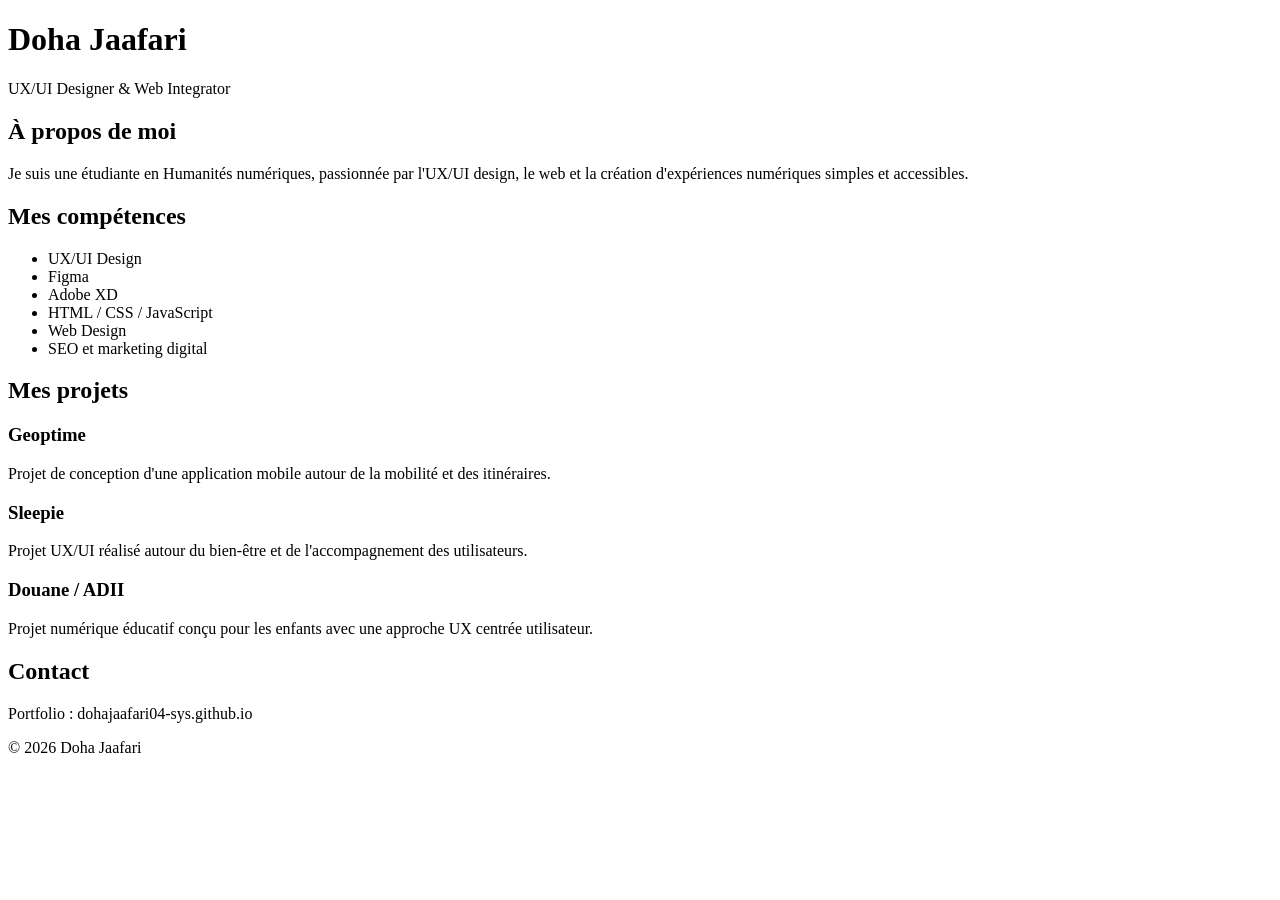
<file: index0.html>
<!DOCTYPE html>
<html lang="fr">
<head>
    <meta charset="UTF-8">
    <meta name="viewport" content="width=device-width, initial-scale=1.0">
    <title>Doha Jaafari | UX/UI Designer</title>
</head>

<body>

    <header>
        <h1>Doha Jaafari</h1>
        <p>UX/UI Designer & Web Integrator</p>
    </header>

    <main>

        <section>
            <h2>À propos de moi</h2>
            <p>
                Je suis une étudiante en Humanités numériques,
                passionnée par l'UX/UI design, le web et la création
                d'expériences numériques simples et accessibles.
            </p>
        </section>

        <section>
            <h2>Mes compétences</h2>
            <ul>
                <li>UX/UI Design</li>
                <li>Figma</li>
                <li>Adobe XD</li>
                <li>HTML / CSS / JavaScript</li>
                <li>Web Design</li>
                <li>SEO et marketing digital</li>
            </ul>
        </section>

        <section>
            <h2>Mes projets</h2>

            <article>
                <h3>Geoptime</h3>
                <p>
                    Projet de conception d'une application mobile
                    autour de la mobilité et des itinéraires.
                </p>
            </article>

            <article>
                <h3>Sleepie</h3>
                <p>
                    Projet UX/UI réalisé autour du bien-être
                    et de l'accompagnement des utilisateurs.
                </p>
            </article>

            <article>
                <h3>Douane / ADII</h3>
                <p>
                    Projet numérique éducatif conçu pour les enfants
                    avec une approche UX centrée utilisateur.
                </p>
            </article>
        </section>

        <section>
            <h2>Contact</h2>
            <p>
                Portfolio : dohajaafari04-sys.github.io
            </p>
        </section>

    </main>

    <footer>
        <p>© 2026 Doha Jaafari</p>
    </footer>

</body>
</html>
</file>
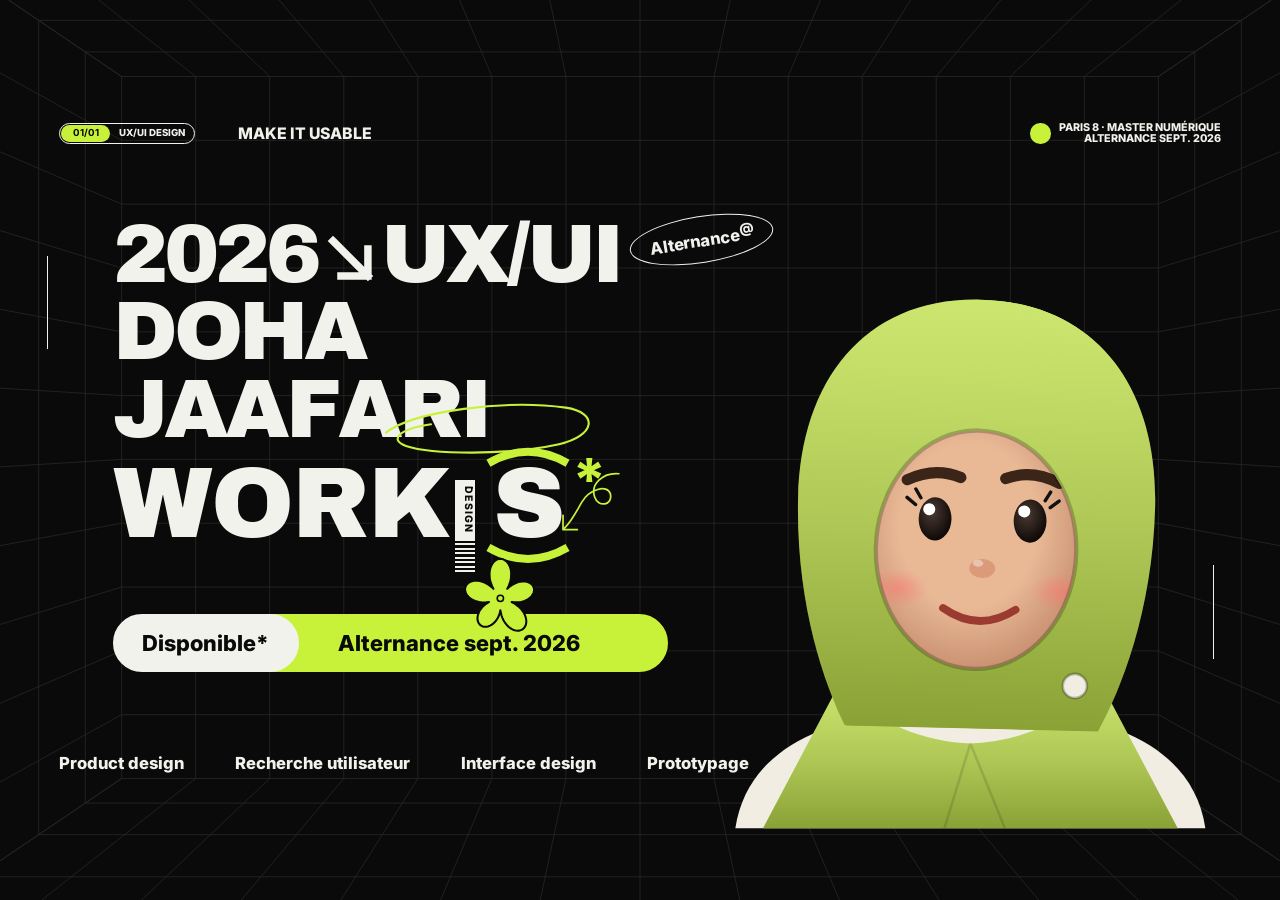
<file: index1.html>
<!DOCTYPE html>
<html lang="fr">
<head>
<meta charset="utf-8">
<meta name="viewport" content="width=device-width, initial-scale=1">
<title>Doha Jaafari — UX/UI Designer</title>
<meta name="description" content="Portfolio de Doha Jaafari, UX/UI designer. Disponible en alternance dès septembre 2026.">
<link rel="preconnect" href="https://fonts.googleapis.com">
<link rel="preconnect" href="https://fonts.gstatic.com" crossorigin>
<link href="https://fonts.googleapis.com/css2?family=Archivo+Black&family=Inter:wght@600;800&display=swap" rel="stylesheet">
<link rel="stylesheet" href="style1.css">
</head>
<body>
<main class="hero" id="hero">
<svg class="room" id="room" viewBox="0 0 1000 1000" preserveAspectRatio="none" aria-hidden="true"></svg>
<div class="stage">

<header class="top">
  <span class="index"><b>01/01</b>UX/UI design</span>
  <span class="tagline">Make it usable</span>
  <span class="reel"><i aria-hidden="true"></i><span>Paris 8 · Master Numérique<br>Alternance sept. 2026</span></span>
</header>
<span class="rule rule-l" aria-hidden="true"></span>
<span class="rule rule-r" aria-hidden="true"></span>

<h1 class="h1" aria-label="2026 UX/UI, Doha Jaafari, portfolio">
  <span class="line" aria-hidden="true"><span class="sp">2026</span><svg class="arrow" viewBox="0 0 100 100"><path d="M14 14 L84 84 M84 30 V84 H30"/></svg><span class="sp">UX/UI</span><span class="badge">Alternance<sup>@</sup></span></span>
  <span class="line sp" aria-hidden="true">Doha</span>
  <span class="line" aria-hidden="true"><span class="sp">Jaafar</span><span class="swash"><span class="ch">i</span><svg viewBox="0 0 255 72" preserveAspectRatio="none"><path pathLength="1" d="M6 44 C40 18 150 4 222 14 C262 20 258 48 214 58 C150 72 60 70 30 60 C10 53 20 40 60 34"/></svg></span></span>
  <span class="line l4" aria-hidden="true"><span class="sp">Work</span><span class="vtag"><span>Design</span><i></i></span><span class="bracket"><svg viewBox="0 0 100 120" preserveAspectRatio="none"><path class="at" d="M4 16 Q50 -8 96 16"/><path class="ab" d="M4 104 Q50 128 96 104"/></svg>S</span><span class="star">*</span></span>
</h1>

<svg class="curl" viewBox="0 0 100 100" aria-hidden="true"><path pathLength="1" d="M92 8 C70 6 52 22 58 40 C63 56 84 52 80 36 C76 22 50 30 40 48 C32 62 26 74 16 84 M14 66 L14 86 L34 86"/></svg>

<div class="pill">
  <span class="pill-a">Disponible*</span>
  <a class="pill-b" href="mailto:dohajaafari04@gmail.com">Alternance sept. 2026<em aria-hidden="true">→</em></a>
</div>

<div class="flower" aria-hidden="true"><svg viewBox="0 0 120 120"><path id="flower"/><circle cx="60" cy="60" r="4" fill="none" stroke="#0a0a0a" stroke-width="2"/></svg></div>

<ul class="services">
  <li>Product design</li><li>Recherche utilisateur</li><li>Interface design</li><li>Prototypage</li>
</ul>

<button class="char" id="char" type="button" aria-label="Dire bonjour à Doha">
<svg viewBox="0 0 600 720" aria-hidden="true">
<defs>
  <radialGradient id="sh" cx="46%" cy="40%" r="62%"><stop offset=".55" stop-color="#7a2e14" stop-opacity="0"/><stop offset="1" stop-color="#7a2e14" stop-opacity=".3"/></radialGradient>
  <radialGradient id="bl"><stop offset="0" stop-color="#ff6f6f" stop-opacity=".5"/><stop offset="1" stop-color="#ff6f6f" stop-opacity="0"/></radialGradient>
  <radialGradient id="ey" cx="40%" cy="35%" r="70%"><stop offset="0" stop-color="#4a3a32"/><stop offset="1" stop-color="#0a0504"/></radialGradient>
  <linearGradient id="cl" x1="0" y1="0" x2="0" y2="1"><stop offset="0" stop-color="#fff" stop-opacity=".2"/><stop offset="1" stop-color="#000" stop-opacity=".28"/></linearGradient>
  <clipPath id="fc"><ellipse cx="300" cy="405" rx="116" ry="138"/></clipPath>
</defs>
<ellipse cx="300" cy="712" rx="250" ry="16" fill="#000" opacity=".25"/>

<g data-l="body">
  <path d="M28 730 C40 650 110 610 210 596 L390 596 C490 610 560 650 572 730Z" fill="var(--top)"/>
  <path d="M150 560 C190 612 250 630 300 632 C350 630 410 612 450 560 L540 730 L60 730Z" fill="var(--hij)"/>
  <path d="M150 560 C190 612 250 630 300 632 C350 630 410 612 450 560 L540 730 L60 730Z" fill="url(#cl)"/>
  <path d="M300 632 L270 730 M300 632 L340 730" stroke="#000" stroke-opacity=".12" stroke-width="3" fill="none"/>
</g>

<g data-l="head">
  <g data-l="hij">
    <path d="M300 116 C432 116 506 212 506 350 C506 470 472 562 446 612 L154 612 C128 562 94 470 94 350 C94 212 168 116 300 116Z" fill="var(--hij)"/>
    <path d="M300 116 C432 116 506 212 506 350 C506 470 472 562 446 612 L154 612 C128 562 94 470 94 350 C94 212 168 116 300 116Z" fill="url(#cl)"/>
  </g>
  <ellipse cx="300" cy="405" rx="116" ry="138" fill="var(--skin)"/>
  <ellipse cx="300" cy="405" rx="116" ry="138" fill="url(#sh)"/>
  <g clip-path="url(#fc)"><g data-l="face">
    <ellipse cx="205" cy="448" rx="36" ry="22" fill="url(#bl)"/><ellipse cx="395" cy="448" rx="36" ry="22" fill="url(#bl)"/>
    <g data-l="brows" fill="none" stroke="#3b2518" stroke-width="13" stroke-linecap="round">
      <path d="M212 322 Q244 306 274 318"/><path d="M326 318 Q356 306 388 322"/>
    </g>
    <g data-l="eyes">
      <g class="np"><ellipse cx="245" cy="366" rx="19" ry="25" fill="url(#ey)"/><circle cx="238" cy="355" r="7" fill="#fff"/><ellipse cx="355" cy="366" rx="19" ry="25" fill="url(#ey)"/><circle cx="348" cy="355" r="7" fill="#fff"/>
        <path d="M222 350 L212 342 M228 342 L222 332 M378 350 L388 342 M372 342 L378 332" stroke="#111" stroke-width="4" stroke-linecap="round"/></g>
      <g class="hp" fill="none" stroke="#111" stroke-width="11" stroke-linecap="round"><path d="M224 372 Q245 344 266 372"/><path d="M334 372 Q355 344 376 372"/></g>
    </g>
    <g data-l="nose"><ellipse cx="300" cy="422" rx="15" ry="11" fill="#b8583a" opacity=".3"/><ellipse cx="295" cy="416" rx="6" ry="4" fill="#fff" opacity=".4"/></g>
    <path class="np" d="M258 470 Q300 498 342 470" fill="none" stroke="#9b3a30" stroke-width="9" stroke-linecap="round"/>
    <g class="hp"><path d="M248 462 Q300 536 352 462 Q300 476 248 462Z" fill="#3d0f0f"/><path d="M256 465 Q300 478 344 465 L340 477 Q300 490 260 477Z" fill="#fff"/></g>
  </g></g>
  <path fill-rule="evenodd" fill="var(--hij)" d="M300 116 C432 116 506 212 506 350 C506 470 472 562 446 612 L154 612 C128 562 94 470 94 350 C94 212 168 116 300 116Z M184 405 a116 138 0 1 0 232 0 a116 138 0 1 0 -232 0Z"/>
  <path fill-rule="evenodd" fill="url(#cl)" d="M300 116 C432 116 506 212 506 350 C506 470 472 562 446 612 L154 612 C128 562 94 470 94 350 C94 212 168 116 300 116Z M184 405 a116 138 0 1 0 232 0 a116 138 0 1 0 -232 0Z"/>
  <ellipse cx="300" cy="405" rx="116" ry="138" fill="none" stroke="#000" stroke-opacity=".22" stroke-width="5"/>
  <circle cx="418" cy="560" r="14" fill="var(--top)" stroke="#000" stroke-opacity=".25" stroke-width="3"/>
</g>
</svg>
<span class="bubble" id="bubble" aria-live="polite">Salut, moi c'est Doha !</span>
</button>

</div>
</main>
<script src="script1.js"></script>
</body>
</html>
</file>
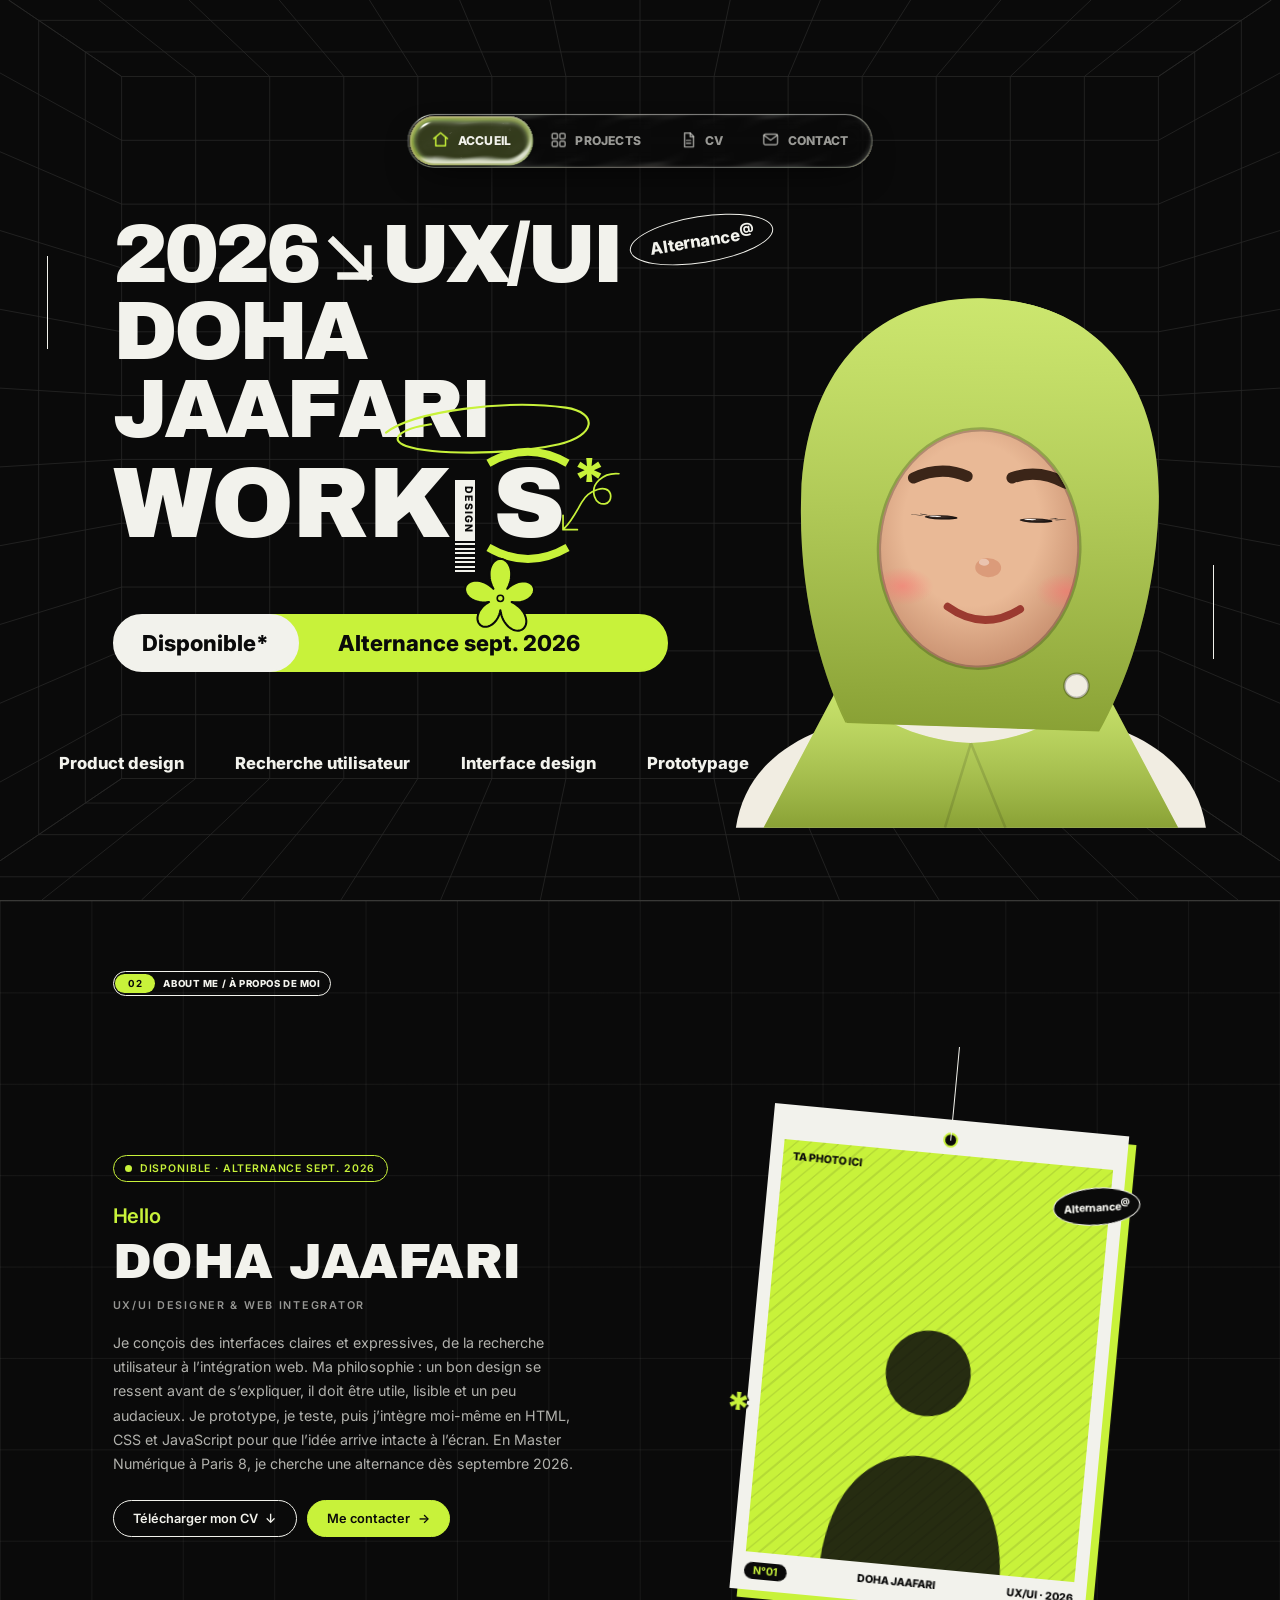
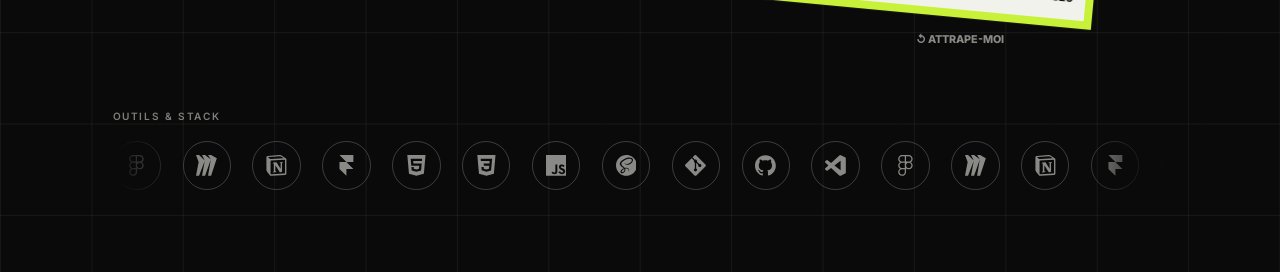
<file: index2.html>
<!DOCTYPE html>
<html lang="fr">
<head>
<meta charset="utf-8">
<meta name="viewport" content="width=device-width, initial-scale=1">
<title>Doha Jaafari — UX/UI Designer</title>
<meta name="description" content="Portfolio de Doha Jaafari, UX/UI designer. Disponible en alternance dès septembre 2026.">
<link rel="preconnect" href="https://fonts.googleapis.com">
<link rel="preconnect" href="https://fonts.gstatic.com" crossorigin>
<link href="https://fonts.googleapis.com/css2?family=Archivo+Black&family=Inter:wght@400;600;800&display=swap" rel="stylesheet">
<link rel="stylesheet" href="style2.css">
</head>
<body>
<main class="hero" id="hero">
<svg class="room" id="room" viewBox="0 0 1000 1000" preserveAspectRatio="none" aria-hidden="true"></svg>
<div class="stage">

<div class="nav-wrap"><nav class="nimbus-nav" id="nav" aria-label="Navigation principale">
<a class="nimbus-item" href="#hero" aria-current="true" aria-label="Accueil"><span class="nv-ico" data-fx="glow"><svg viewBox="0 0 24 24" fill="none" stroke="currentColor" stroke-width="1.8" stroke-linecap="round" stroke-linejoin="round" aria-hidden="true"><path d="M3.5 11.2 12 4l8.5 7.2"/><path d="M6 9.6V20h12V9.6"/></svg></span><span class="nimbus-label">Accueil</span></a>
<a class="nimbus-item" href="#projects" aria-label="Projects"><span class="nv-ico" data-fx="spin"><svg viewBox="0 0 24 24" fill="none" stroke="currentColor" stroke-width="1.8" stroke-linecap="round" stroke-linejoin="round" aria-hidden="true"><rect x="4" y="4" width="6.5" height="6.5" rx="1.5"/><rect x="13.5" y="4" width="6.5" height="6.5" rx="1.5"/><rect x="4" y="13.5" width="6.5" height="6.5" rx="1.5"/><rect x="13.5" y="13.5" width="6.5" height="6.5" rx="1.5"/></svg></span><span class="nimbus-label">Projects</span></a>
<a class="nimbus-item" href="#cv" aria-label="CV"><span class="nv-ico" data-fx="pop"><svg viewBox="0 0 24 24" fill="none" stroke="currentColor" stroke-width="1.8" stroke-linecap="round" stroke-linejoin="round" aria-hidden="true"><path d="M7 3.5h7l4 4V20.5H7z"/><path d="M14 3.5V8h4M9.5 12.5h5M9.5 16h5"/></svg></span><span class="nimbus-label">CV</span></a>
<a class="nimbus-item" href="mailto:dohajaafari04@gmail.com" aria-label="Contact"><span class="nv-ico" data-fx="wave"><svg viewBox="0 0 24 24" fill="none" stroke="currentColor" stroke-width="1.8" stroke-linecap="round" stroke-linejoin="round" aria-hidden="true"><rect x="3.5" y="5.5" width="17" height="13" rx="2"/><path d="m4 7 8 6 8-6"/></svg></span><span class="nimbus-label">Contact</span></a>
</nav></div>

<span class="rule rule-l" aria-hidden="true"></span>
<span class="rule rule-r" aria-hidden="true"></span>

<h1 class="h1" aria-label="2026 UX/UI, Doha Jaafari, portfolio">
  <span class="line" aria-hidden="true"><span class="sp">2026</span><svg class="arrow" viewBox="0 0 100 100"><path d="M14 14 L84 84 M84 30 V84 H30"/></svg><span class="sp">UX/UI</span><span class="badge">Alternance<sup>@</sup></span></span>
  <span class="line sp" aria-hidden="true">Doha</span>
  <span class="line" aria-hidden="true"><span class="sp">Jaafar</span><span class="swash"><span class="ch">i</span><svg viewBox="0 0 255 72" preserveAspectRatio="none"><path pathLength="1" d="M6 44 C40 18 150 4 222 14 C262 20 258 48 214 58 C150 72 60 70 30 60 C10 53 20 40 60 34"/></svg></span></span>
  <span class="line l4" aria-hidden="true"><span class="sp">Work</span><span class="vtag"><span>Design</span><i></i></span><span class="bracket"><svg viewBox="0 0 100 120" preserveAspectRatio="none"><path class="at" d="M4 16 Q50 -8 96 16"/><path class="ab" d="M4 104 Q50 128 96 104"/></svg>S</span><span class="star">*</span></span>
</h1>

<svg class="curl" viewBox="0 0 100 100" aria-hidden="true"><path pathLength="1" d="M92 8 C70 6 52 22 58 40 C63 56 84 52 80 36 C76 22 50 30 40 48 C32 62 26 74 16 84 M14 66 L14 86 L34 86"/></svg>

<div class="pill">
  <span class="pill-a">Disponible*</span>
  <a class="pill-b" href="mailto:dohajaafari04@gmail.com">Alternance sept. 2026<em aria-hidden="true">→</em></a>
</div>

<div class="flower" aria-hidden="true"><svg viewBox="0 0 120 120"><path id="flower"/><circle cx="60" cy="60" r="4" fill="none" stroke="#0a0a0a" stroke-width="2"/></svg></div>

<ul class="services">
  <li>Product design</li><li>Recherche utilisateur</li><li>Interface design</li><li>Prototypage</li>
</ul>

<button class="char" id="char" type="button" aria-label="Dire bonjour à Doha">
<svg viewBox="0 0 600 720" aria-hidden="true">
<defs>
  <radialGradient id="sh" cx="46%" cy="40%" r="62%"><stop offset=".55" stop-color="#7a2e14" stop-opacity="0"/><stop offset="1" stop-color="#7a2e14" stop-opacity=".3"/></radialGradient>
  <radialGradient id="bl"><stop offset="0" stop-color="#ff6f6f" stop-opacity=".5"/><stop offset="1" stop-color="#ff6f6f" stop-opacity="0"/></radialGradient>
  <radialGradient id="ey" cx="40%" cy="35%" r="70%"><stop offset="0" stop-color="#4a3a32"/><stop offset="1" stop-color="#0a0504"/></radialGradient>
  <linearGradient id="cl" x1="0" y1="0" x2="0" y2="1"><stop offset="0" stop-color="#fff" stop-opacity=".2"/><stop offset="1" stop-color="#000" stop-opacity=".28"/></linearGradient>
  <clipPath id="fc"><ellipse cx="300" cy="405" rx="116" ry="138"/></clipPath>
</defs>
<ellipse cx="300" cy="712" rx="250" ry="16" fill="#000" opacity=".25"/>

<g data-l="body">
  <path d="M28 730 C40 650 110 610 210 596 L390 596 C490 610 560 650 572 730Z" fill="var(--top)"/>
  <path d="M150 560 C190 612 250 630 300 632 C350 630 410 612 450 560 L540 730 L60 730Z" fill="var(--hij)"/>
  <path d="M150 560 C190 612 250 630 300 632 C350 630 410 612 450 560 L540 730 L60 730Z" fill="url(#cl)"/>
  <path d="M300 632 L270 730 M300 632 L340 730" stroke="#000" stroke-opacity=".12" stroke-width="3" fill="none"/>
</g>

<g data-l="head">
  <g data-l="hij">
    <path d="M300 116 C432 116 506 212 506 350 C506 470 472 562 446 612 L154 612 C128 562 94 470 94 350 C94 212 168 116 300 116Z" fill="var(--hij)"/>
    <path d="M300 116 C432 116 506 212 506 350 C506 470 472 562 446 612 L154 612 C128 562 94 470 94 350 C94 212 168 116 300 116Z" fill="url(#cl)"/>
  </g>
  <ellipse cx="300" cy="405" rx="116" ry="138" fill="var(--skin)"/>
  <ellipse cx="300" cy="405" rx="116" ry="138" fill="url(#sh)"/>
  <g clip-path="url(#fc)"><g data-l="face">
    <ellipse cx="205" cy="448" rx="36" ry="22" fill="url(#bl)"/><ellipse cx="395" cy="448" rx="36" ry="22" fill="url(#bl)"/>
    <g data-l="brows" fill="none" stroke="#3b2518" stroke-width="13" stroke-linecap="round">
      <path d="M212 322 Q244 306 274 318"/><path d="M326 318 Q356 306 388 322"/>
    </g>
    <g data-l="eyes">
      <g class="np"><ellipse cx="245" cy="366" rx="19" ry="25" fill="url(#ey)"/><circle cx="238" cy="355" r="7" fill="#fff"/><ellipse cx="355" cy="366" rx="19" ry="25" fill="url(#ey)"/><circle cx="348" cy="355" r="7" fill="#fff"/>
        <path d="M222 350 L212 342 M228 342 L222 332 M378 350 L388 342 M372 342 L378 332" stroke="#111" stroke-width="4" stroke-linecap="round"/></g>
      <g class="hp" fill="none" stroke="#111" stroke-width="11" stroke-linecap="round"><path d="M224 372 Q245 344 266 372"/><path d="M334 372 Q355 344 376 372"/></g>
    </g>
    <g data-l="nose"><ellipse cx="300" cy="422" rx="15" ry="11" fill="#b8583a" opacity=".3"/><ellipse cx="295" cy="416" rx="6" ry="4" fill="#fff" opacity=".4"/></g>
    <path class="np" d="M258 470 Q300 498 342 470" fill="none" stroke="#9b3a30" stroke-width="9" stroke-linecap="round"/>
    <g class="hp"><path d="M248 462 Q300 536 352 462 Q300 476 248 462Z" fill="#3d0f0f"/><path d="M256 465 Q300 478 344 465 L340 477 Q300 490 260 477Z" fill="#fff"/></g>
  </g></g>
  <path fill-rule="evenodd" fill="var(--hij)" d="M300 116 C432 116 506 212 506 350 C506 470 472 562 446 612 L154 612 C128 562 94 470 94 350 C94 212 168 116 300 116Z M184 405 a116 138 0 1 0 232 0 a116 138 0 1 0 -232 0Z"/>
  <path fill-rule="evenodd" fill="url(#cl)" d="M300 116 C432 116 506 212 506 350 C506 470 472 562 446 612 L154 612 C128 562 94 470 94 350 C94 212 168 116 300 116Z M184 405 a116 138 0 1 0 232 0 a116 138 0 1 0 -232 0Z"/>
  <ellipse cx="300" cy="405" rx="116" ry="138" fill="none" stroke="#000" stroke-opacity=".22" stroke-width="5"/>
  <circle cx="418" cy="560" r="14" fill="var(--top)" stroke="#000" stroke-opacity=".25" stroke-width="3"/>
</g>
</svg>
<span class="bubble" id="bubble" aria-live="polite">Salut, moi c'est Doha !</span>
</button>

</div>
</main>
<section class="about" id="about" aria-labelledby="about-t">
<div class="a-in">
<p class="a-tag"><b>02</b><span>About me / À propos de moi</span></p>
<div class="a-grid">
<div class="a-txt">
<span class="a-avail"><i aria-hidden="true"></i>Disponible · Alternance sept. 2026</span>
<h2 class="a-h" id="about-t" aria-label="Bonjour, Doha Jaafari"><span class="a-greet" aria-hidden="true"><span id="greet">Hello</span></span><span class="a-name" aria-hidden="true">Doha Jaafari</span></h2>
<p class="a-role">UX/UI Designer &amp; Web Integrator</p>
<p class="a-p">Je conçois des interfaces claires et expressives, de la recherche utilisateur à l’intégration web. Ma philosophie : un bon design se ressent avant de s’expliquer, il doit être utile, lisible et un peu audacieux. Je prototype, je teste, puis j’intègre moi-même en HTML, CSS et JavaScript pour que l’idée arrive intacte à l’écran. En Master Numérique à Paris 8, je cherche une alternance dès septembre 2026.</p>
<div class="a-btns">
<a class="a-btn a-dl" href="cv.pdf" download>Télécharger mon CV</a>
<a class="a-btn a-go" href="mailto:dohajaafari04@gmail.com">Me contacter</a>
</div>
</div>
<div class="a-col">
<div class="swing" id="swing"><div class="swing-in" id="swingIn">
<span class="cord" aria-hidden="true"></span>
<figure class="card" id="card" aria-label="Portrait de Doha Jaafari (emplacement photo)">
<span class="hole" aria-hidden="true"></span>
<div class="photo">
<!-- Remplace le bloc .ph par : <img src="photo.jpg" alt="Portrait de Doha Jaafari"> -->
<svg class="ph" viewBox="0 0 100 125" aria-hidden="true"><circle cx="50" cy="48" r="17"/><path d="M14 125c2-30 18-44 36-44s34 14 36 44z"/></svg>
<span class="ph-t">Ta photo ici</span>
</div>
<figcaption><b>N°01</b><span>Doha Jaafari</span><span>UX/UI · 2026</span></figcaption>
<span class="a-sticker" aria-hidden="true">Alternance<sup>@</sup></span>
<span class="a-star" aria-hidden="true">*</span>
</figure>
</div></div>
<p class="a-hint" aria-hidden="true">↺ Attrape-moi</p>
</div>
</div>
<div class="a-tools">
<p class="a-tools-t">Outils &amp; stack</p>
<div class="a-marq" role="group" aria-label="Outils et technologies"><div class="a-track" id="aTrack"><ul class="a-set">
<li title="Figma"><svg role="img" aria-label="Figma" viewBox="0 0 24 24"><path d="M15.852 8.981h-4.588V0h4.588c2.476 0 4.49 2.014 4.49 4.49s-2.014 4.491-4.49 4.491zM12.735 7.51h3.117c1.665 0 3.019-1.355 3.019-3.019s-1.355-3.019-3.019-3.019h-3.117V7.51zm0 1.471H8.148c-2.476 0-4.49-2.014-4.49-4.49S5.672 0 8.148 0h4.588v8.981zm-4.587-7.51c-1.665 0-3.019 1.355-3.019 3.019s1.354 3.02 3.019 3.02h3.117V1.471H8.148zm4.587 15.019H8.148c-2.476 0-4.49-2.014-4.49-4.49s2.014-4.49 4.49-4.49h4.588v8.98zM8.148 8.981c-1.665 0-3.019 1.355-3.019 3.019s1.355 3.019 3.019 3.019h3.117V8.981H8.148zM8.172 24c-2.489 0-4.515-2.014-4.515-4.49s2.014-4.49 4.49-4.49h4.588v4.441c0 2.503-2.047 4.539-4.563 4.539zm-.024-7.51a3.023 3.023 0 0 0-3.019 3.019c0 1.665 1.365 3.019 3.044 3.019 1.705 0 3.093-1.376 3.093-3.068v-2.97H8.148zm7.704 0h-.098c-2.476 0-4.49-2.014-4.49-4.49s2.014-4.49 4.49-4.49h.098c2.476 0 4.49 2.014 4.49 4.49s-2.014 4.49-4.49 4.49zm-.097-7.509c-1.665 0-3.019 1.355-3.019 3.019s1.355 3.019 3.019 3.019h.098c1.665 0 3.019-1.355 3.019-3.019s-1.355-3.019-3.019-3.019h-.098z"/></svg></li>
<li title="Miro"><svg role="img" aria-label="Miro" viewBox="0 0 24 24"><path d="M17.392 0H13.9L17 4.808 10.444 0H6.949l3.102 6.3L3.494 0H0l3.05 8.131L0 24h3.494L10.05 6.985 6.949 24h3.494L17 5.494 13.899 24h3.493L24 3.672 17.392 0z"/></svg></li>
<li title="Notion"><svg role="img" aria-label="Notion" viewBox="0 0 24 24"><path d="M4.459 4.208c.746.606 1.026.56 2.428.466l13.215-.793c.28 0 .047-.28-.046-.326L17.86 1.968c-.42-.326-.981-.7-2.055-.607L3.01 2.295c-.466.046-.56.28-.374.466zm.793 3.08v13.904c0 .747.373 1.027 1.214.98l14.523-.84c.841-.046.935-.56.935-1.167V6.354c0-.606-.233-.933-.748-.887l-15.177.887c-.56.047-.747.327-.747.933zm14.337.745c.093.42 0 .84-.42.888l-.7.14v10.264c-.608.327-1.168.514-1.635.514-.748 0-.935-.234-1.495-.933l-4.577-7.186v6.952L12.21 19s0 .84-1.168.84l-3.222.186c-.093-.186 0-.653.327-.746l.84-.233V9.854L7.822 9.76c-.094-.42.14-1.026.793-1.073l3.456-.233 4.764 7.279v-6.44l-1.215-.139c-.093-.514.28-.887.747-.933zM1.936 1.035l13.31-.98c1.634-.14 2.055-.047 3.082.7l4.249 2.986c.7.513.934.653.934 1.213v16.378c0 1.026-.373 1.634-1.68 1.726l-15.458.934c-.98.047-1.448-.093-1.962-.747l-3.129-4.06c-.56-.747-.793-1.306-.793-1.96V2.667c0-.839.374-1.54 1.447-1.632z"/></svg></li>
<li title="Framer"><svg role="img" aria-label="Framer" viewBox="0 0 24 24"><path d="M4 0h16v8h-8zM4 8h8l8 8H4zM4 16h8v8z"/></svg></li>
<li title="HTML5"><svg role="img" aria-label="HTML5" viewBox="0 0 24 24"><path d="M1.5 0h21l-1.91 21.563L11.977 24l-8.564-2.438L1.5 0zm7.031 9.75l-.232-2.718 10.059.003.23-2.622L5.412 4.41l.698 8.01h9.126l-.326 3.426-2.91.804-2.955-.81-.188-2.11H6.248l.33 4.171L12 19.351l5.379-1.443.744-8.157H8.531z"/></svg></li>
<li title="CSS3"><svg role="img" aria-label="CSS3" viewBox="0 0 24 24"><path d="M1.5 0h21l-1.91 21.563L11.977 24l-8.565-2.438L1.5 0zm17.09 4.413L5.41 4.41l.213 2.622 10.125.002-.255 2.716h-6.64l.24 2.573h6.182l-.366 3.523-2.91.804-2.956-.81-.188-2.11h-2.61l.29 3.855L12 19.288l5.373-1.53L18.59 4.414z"/></svg></li>
<li title="JavaScript"><svg role="img" aria-label="JavaScript" viewBox="0 0 24 24"><path d="M0 0h24v24H0V0zm22.034 18.276c-.175-1.095-.888-2.015-3.003-2.873-.736-.345-1.554-.585-1.797-1.14-.091-.33-.105-.51-.046-.705.15-.646.915-.84 1.515-.66.39.12.75.42.976.9 1.034-.676 1.034-.676 1.755-1.125-.27-.42-.404-.601-.586-.78-.63-.705-1.469-1.065-2.834-1.034l-.705.089c-.676.165-1.32.525-1.71 1.005-1.14 1.291-.811 3.541.569 4.471 1.365 1.02 3.361 1.244 3.616 2.205.24 1.17-.87 1.545-1.966 1.41-.811-.18-1.26-.586-1.755-1.336l-1.83 1.051c.21.48.45.689.81 1.109 1.74 1.756 6.09 1.666 6.871-1.004.029-.09.24-.705.074-1.65l.046.067zm-8.983-7.245h-2.248c0 1.938-.009 3.864-.009 5.805 0 1.232.063 2.363-.138 2.711-.33.689-1.18.601-1.566.48-.396-.196-.597-.466-.83-.855-.063-.105-.11-.196-.127-.196l-1.825 1.125c.305.63.75 1.172 1.324 1.517.855.51 2.004.675 3.207.405.783-.226 1.458-.691 1.811-1.411.51-.93.402-2.07.397-3.346.012-2.054 0-4.109 0-6.179l.004-.056z"/></svg></li>
<li title="Sass"><svg role="img" aria-label="Sass" viewBox="0 0 24 24"><path d="M12 0c6.627 0 12 5.373 12 12s-5.373 12-12 12S0 18.627 0 12 5.373 0 12 0zM9.615 15.998c.175.645.156 1.248-.024 1.792l-.065.18c-.024.061-.052.12-.078.176-.14.29-.326.56-.555.81-.698.759-1.672 1.047-2.09.805-.45-.262-.226-1.335.584-2.19.871-.918 2.12-1.509 2.12-1.509v-.003l.108-.061zm9.911-10.861c-.542-2.133-4.077-2.834-7.422-1.645-1.989.707-4.144 1.818-5.693 3.267C4.568 8.48 4.275 9.98 4.396 10.607c.427 2.211 3.457 3.657 4.703 4.73v.006c-.367.18-3.056 1.529-3.686 2.925-.675 1.47.105 2.521.615 2.655 1.575.436 3.195-.36 4.065-1.649.84-1.261.766-2.881.404-3.676.496-.135 1.08-.195 1.83-.104 2.101.24 2.521 1.56 2.43 2.1-.09.539-.523.854-.674.944-.15.091-.195.12-.181.181.015.09.091.09.21.075.165-.03 1.096-.45 1.141-1.471.045-1.29-1.186-2.729-3.375-2.7-.9.016-1.471.091-1.875.256-.03-.045-.061-.075-.105-.105-1.35-1.455-3.855-2.475-3.75-4.41.03-.705.285-2.564 4.8-4.814 3.705-1.846 6.661-1.335 7.171-.21.733 1.604-1.576 4.59-5.431 5.024-1.47.165-2.235-.404-2.431-.615-.209-.225-.239-.24-.314-.194-.12.06-.045.255 0 .375.12.3.585.825 1.396 1.095.704.225 2.43.359 4.5-.45 2.324-.899 4.139-3.405 3.614-5.505l.073.067z"/></svg></li>
<li title="Git"><svg role="img" aria-label="Git" viewBox="0 0 24 24"><path d="M23.546 10.93L13.067.452c-.604-.603-1.582-.603-2.188 0L8.708 2.627l2.76 2.76c.645-.215 1.379-.07 1.889.441.516.515.658 1.258.438 1.9l2.658 2.66c.645-.223 1.387-.078 1.9.435.721.72.721 1.884 0 2.604-.719.719-1.881.719-2.6 0-.539-.541-.674-1.337-.404-1.996L12.86 8.955v6.525c.176.086.342.203.488.348.713.721.713 1.883 0 2.6-.719.721-1.889.721-2.609 0-.719-.719-.719-1.879 0-2.598.182-.18.387-.316.605-.406V8.835c-.217-.091-.424-.222-.6-.401-.545-.545-.676-1.342-.396-2.009L7.636 3.7.45 10.881c-.6.605-.6 1.584 0 2.189l10.48 10.477c.604.604 1.582.604 2.186 0l10.43-10.43c.605-.603.605-1.582 0-2.187"/></svg></li>
<li title="GitHub"><svg role="img" aria-label="GitHub" viewBox="0 0 24 24"><path d="M12 .297c-6.63 0-12 5.373-12 12 0 5.303 3.438 9.8 8.205 11.385.6.113.82-.258.82-.577 0-.285-.01-1.04-.015-2.04-3.338.724-4.042-1.61-4.042-1.61C4.422 18.07 3.633 17.7 3.633 17.7c-1.087-.744.084-.729.084-.729 1.205.084 1.838 1.236 1.838 1.236 1.07 1.835 2.809 1.305 3.495.998.108-.776.417-1.305.76-1.605-2.665-.3-5.466-1.332-5.466-5.93 0-1.31.465-2.38 1.235-3.22-.135-.303-.54-1.523.105-3.176 0 0 1.005-.322 3.3 1.23.96-.267 1.98-.399 3-.405 1.02.006 2.04.138 3 .405 2.28-1.552 3.285-1.23 3.285-1.23.645 1.653.24 2.873.12 3.176.765.84 1.23 1.91 1.23 3.22 0 4.61-2.805 5.625-5.475 5.92.42.36.81 1.096.81 2.22 0 1.606-.015 2.896-.015 3.286 0 .315.21.69.825.57C20.565 22.092 24 17.592 24 12.297c0-6.627-5.373-12-12-12"/></svg></li>
<li title="VS Code"><svg role="img" aria-label="VS Code" viewBox="0 0 24 24"><path d="M23.15 2.587L18.21.21a1.494 1.494 0 0 0-1.705.29l-9.46 8.63-4.12-3.128a.999.999 0 0 0-1.276.057L.327 7.261A1 1 0 0 0 .326 8.74L3.899 12 .326 15.26a1 1 0 0 0 .001 1.479L1.65 17.94a.999.999 0 0 0 1.276.057l4.12-3.128 9.46 8.63a1.492 1.492 0 0 0 1.704.29l4.942-2.377A1.5 1.5 0 0 0 24 20.06V3.939a1.5 1.5 0 0 0-.85-1.352zm-5.146 14.861L10.826 12l7.178-5.448v10.896z"/></svg></li>
</ul></div></div>
</div>
</div>
</section>
<script src="script2.js"></script>
</body>
</html>
</file>
<file: style1.css>
:root{--bg:#0a0a0a;--fg:#f2f2ec;--acc:#c8f23a;--on:#0a0a0a;--sans:"Inter",system-ui,sans-serif;--disp:"Archivo Black","Arial Black",system-ui,sans-serif;--skin:#e9b996;--hij:#bfe04a;--top:#f1ede2}
*{box-sizing:border-box}
html,body{margin:0;background:var(--bg)}
.hero{position:relative;height:100svh;min-height:440px;overflow:hidden;isolation:isolate;background:var(--bg);color:var(--fg);container:hero/size;font-family:var(--sans);-webkit-font-smoothing:antialiased}
.room{position:absolute;inset:0;width:100%;height:100%;pointer-events:none;color:var(--fg)}
.room line,.room path{vector-effect:non-scaling-stroke}
.stage{position:absolute;left:50%;top:50%;transform:translate(-50%,-50%);width:min(100cqw,177.78cqh);aspect-ratio:16/9;container:st/inline-size}

.top{position:absolute;left:4.6%;right:4.6%;top:4.4%;display:grid;grid-template-columns:auto auto 1fr auto auto;align-items:center;column-gap:2.4cqw;font-size:1.05cqw;font-weight:800;line-height:1.1;text-transform:uppercase}
.index{display:inline-flex;align-items:center;gap:.9em;border:.12cqw solid var(--fg);border-radius:999px;padding:.12em .9em .12em .12em;font-size:.72em}
.index b{background:var(--acc);color:var(--on);border-radius:999px;padding:.3em 1.2em}
.tagline{font-size:1.18em;font-weight:800;margin-left:1cqw}
.brace{grid-column:4;font-size:1.3em;margin-right:2.6cqw}
.reel{grid-column:5;display:flex;align-items:center;gap:.8em;font-size:.8em;text-align:right}
.reel i{width:1.9em;height:1.9em;border-radius:50%;background:var(--acc);flex:none}

.h1{position:absolute;left:8.8%;top:17.5%;margin:0;font:400 6.5cqw/.93 var(--disp);letter-spacing:-.045em;text-transform:uppercase}
.line{display:block;width:max-content;white-space:nowrap;position:relative}
.ch{display:inline-block;transition:transform .35s cubic-bezier(.3,1.6,.5,1),color .2s}
.ch:hover{transform:translateY(-.08em) rotate(-4deg);color:var(--acc)}
.arrow{display:inline-block;width:.6em;height:.6em;margin:0 .06em 0 .1em;vertical-align:-.02em}
.arrow path{stroke:currentColor;stroke-width:15;fill:none;stroke-linecap:square}
.badge{position:absolute;top:-.02em;left:calc(100% + .55em);font:800 .2em/1 var(--sans);letter-spacing:0;text-transform:none;border:.13cqw solid var(--fg);border-radius:50%;padding:.75em 1.15em;transform:rotate(-9deg);transition:background .25s,color .25s,transform .4s cubic-bezier(.3,1.6,.5,1)}
.badge:hover{background:var(--acc);color:var(--on);transform:rotate(6deg) scale(1.08)}
.swash{position:relative;display:inline-block}
.swash svg{position:absolute;left:-.95em;top:.3em;width:2.55em;height:.72em;overflow:visible;pointer-events:none}
.swash path,.curl path{fill:none;stroke:var(--acc);stroke-linecap:round;stroke-dasharray:1;animation:draw 1.6s .5s cubic-bezier(.6,0,.2,1) both}
.swash path{stroke-width:.2cqw}
.l4{font-size:1.2em;letter-spacing:-.02em;margin-top:.04em}
.vtag{display:inline-flex;flex-direction:column;vertical-align:-.02em;margin:0 .1em 0 .06em;width:.2em}
.vtag span{display:block;background:var(--fg);color:var(--bg);writing-mode:vertical-rl;font:800 .105em var(--sans);letter-spacing:.12em;padding:.55em 0;text-align:center}
.vtag i{display:block;height:.34em;background:repeating-linear-gradient(to bottom,var(--fg) 0 .02em,transparent .02em .045em)}
.bracket{position:relative;display:inline-block;padding:0 .08em}
.bracket svg{position:absolute;left:0;top:-.1em;width:100%;height:calc(100% + .22em);overflow:visible}
.bracket path{fill:none;stroke:var(--acc);stroke-width:.62cqw;vector-effect:non-scaling-stroke;transition:transform .45s cubic-bezier(.3,1.6,.5,1)}
.bracket:hover .at{transform:translateY(-10px)}.bracket:hover .ab{transform:translateY(10px)}
.star{display:inline-block;font-size:.66em;vertical-align:.5em;color:var(--acc);transition:transform .6s cubic-bezier(.3,1.6,.5,1)}
.l4:hover .star{transform:rotate(180deg) scale(1.2)}

.pill{position:absolute;left:8.8%;top:72.8%;display:flex;font-size:1.72cqw;font-weight:800;line-height:1}
.pill-a{position:relative;z-index:1;background:var(--fg);color:var(--on);border:.16cqw solid var(--fg);border-radius:999px;padding:.72em 1.25em}
.pill-b{display:inline-flex;align-items:center;gap:.5em;margin-left:-1.4em;padding:.72em 3.4em .72em 3.1em;background:var(--acc);color:var(--on);border:.16cqw solid var(--acc);border-radius:0 999px 999px 0;text-decoration:none;transition:background .25s,color .25s,padding .35s}
.pill-b em{font-style:normal;width:0;overflow:hidden;opacity:0;transition:width .35s,opacity .25s}
.pill-b:hover,.pill-b:focus-visible{background:var(--bg);color:var(--acc);padding-right:2.4em;outline:none}
.pill-b:hover em,.pill-b:focus-visible em{width:1em;opacity:1}

.flower{position:absolute;left:35.4%;top:64%;width:7.4%;aspect-ratio:1;animation:spin 22s linear infinite}
.flower svg{width:100%;height:100%;overflow:visible}
.flower path{fill:var(--acc);stroke:#0a0a0a;stroke-width:2.6;stroke-linejoin:round}
.curl{position:absolute;left:43.2%;top:52.5%;width:5.6%;aspect-ratio:1;overflow:visible;pointer-events:none}
.curl path{stroke-width:2.4;stroke-linejoin:round;animation-delay:1s}

.services{position:absolute;left:4.6%;bottom:4.6%;display:flex;gap:4cqw;margin:0;padding:0;list-style:none;font-size:1.3cqw;font-weight:800}
.services li{position:relative;padding-bottom:.25em}
.services li::after{content:"";position:absolute;inset:auto 0 0;height:.18em;background:var(--acc);transform:scaleX(0);transform-origin:left;transition:transform .35s}
.services li:hover::after{transform:scaleX(1)}
.rule{position:absolute;border-left:.1cqw solid var(--fg)}
.rule-l{left:3.7%;top:23%;height:13%}.rule-r{left:94.8%;top:66%;height:13%}

.char{position:absolute;left:55.5%;bottom:-1.2%;width:40.5%;aspect-ratio:600/720;padding:0;margin:0;border:0;background:none;cursor:pointer;-webkit-tap-highlight-color:transparent}
.char:focus-visible{outline:.2cqw dashed var(--acc);outline-offset:.4cqw}
.char svg{display:block;width:100%;height:100%;overflow:visible}
.char .hp,.char.happy .np{display:none}
.char.happy .hp{display:inline}
.bubble{position:absolute;left:-4%;top:6%;max-width:46%;background:var(--fg);color:var(--on);border-radius:1.4em 1.4em 1.4em .2em;padding:.8em 1.1em;font-size:1.3cqw;font-weight:800;line-height:1.2;text-align:left;box-shadow:.35cqw .35cqw 0 var(--acc);transform:scale(0) rotate(-8deg);transform-origin:0 100%;opacity:0;transition:transform .45s cubic-bezier(.3,1.6,.5,1),opacity .2s;pointer-events:none}
.char.happy .bubble{transform:scale(1) rotate(-4deg);opacity:1}

@keyframes draw{from{stroke-dashoffset:1}to{stroke-dashoffset:0}}
@keyframes spin{to{transform:rotate(360deg)}}

@container hero (orientation:portrait){
.stage{top:0;transform:translateX(-50%);width:min(100cqw,56.25cqh);height:100cqh;aspect-ratio:auto}
.top{top:5cqw;left:6%;right:6%;grid-template-columns:auto 1fr auto;font-size:2.5cqw}
.tagline,.brace{display:none}.reel{grid-column:3}
.h1{left:7%;top:17cqw;font-size:11.4cqw}
.badge{left:calc(100% + .35em);top:.1em;font-size:.22em}
.pill{left:7%;top:70cqw;font-size:3.5cqw}
.flower{left:auto;right:6%;top:66cqw;width:13%}
.curl{left:auto;right:4%;top:44cqw;width:11%}
.services{left:7%;right:7%;bottom:auto;top:84cqw;flex-wrap:wrap;gap:1.6cqw 5cqw;font-size:3cqw}
.rule-l{left:3%;top:22cqw;height:12cqw}.rule-r{left:95%;top:auto;bottom:40cqw;height:12cqw}
.char{left:12%;width:76%;bottom:-.6%}
.bubble{font-size:3cqw;left:-8%;top:2%;max-width:52%}
}
@media (prefers-reduced-motion:reduce){*,*::after{animation:none!important;transition:none!important}}
</file>
<file: style2.css>
:root{--bg:#0a0a0a;--fg:#f2f2ec;--acc:#c8f23a;--on:#0a0a0a;--sans:"Inter",system-ui,sans-serif;--disp:"Archivo Black","Arial Black",system-ui,sans-serif;--skin:#e9b996;--hij:#bfe04a;--top:#f1ede2}
*{box-sizing:border-box}
html,body{margin:0;background:var(--bg)}
.hero{position:relative;height:100svh;min-height:440px;overflow:hidden;isolation:isolate;background:var(--bg);color:var(--fg);container:hero/size;font-family:var(--sans);-webkit-font-smoothing:antialiased}
.room{position:absolute;inset:0;width:100%;height:100%;pointer-events:none;color:var(--fg)}
.room line,.room path{vector-effect:non-scaling-stroke}
.stage{position:absolute;left:50%;top:50%;transform:translate(-50%,-50%);width:min(100cqw,177.78cqh);aspect-ratio:16/9;container:st/inline-size}


.h1{position:absolute;left:8.8%;top:17.5%;margin:0;font:400 6.5cqw/.93 var(--disp);letter-spacing:-.045em;text-transform:uppercase}
.line{display:block;width:max-content;white-space:nowrap;position:relative}
.ch{display:inline-block;transition:transform .35s cubic-bezier(.3,1.6,.5,1),color .2s}
.ch:hover{transform:translateY(-.08em) rotate(-4deg);color:var(--acc)}
.arrow{display:inline-block;width:.6em;height:.6em;margin:0 .06em 0 .1em;vertical-align:-.02em}
.arrow path{stroke:currentColor;stroke-width:15;fill:none;stroke-linecap:square}
.badge{position:absolute;top:-.02em;left:calc(100% + .55em);font:800 .2em/1 var(--sans);letter-spacing:0;text-transform:none;border:.13cqw solid var(--fg);border-radius:50%;padding:.75em 1.15em;transform:rotate(-9deg);transition:background .25s,color .25s,transform .4s cubic-bezier(.3,1.6,.5,1)}
.badge:hover{background:var(--acc);color:var(--on);transform:rotate(6deg) scale(1.08)}
.swash{position:relative;display:inline-block}
.swash svg{position:absolute;left:-.95em;top:.3em;width:2.55em;height:.72em;overflow:visible;pointer-events:none}
.swash path,.curl path{fill:none;stroke:var(--acc);stroke-linecap:round;stroke-dasharray:1;animation:draw 1.6s .5s cubic-bezier(.6,0,.2,1) both}
.swash path{stroke-width:.2cqw}
.l4{font-size:1.2em;letter-spacing:-.02em;margin-top:.04em}
.vtag{display:inline-flex;flex-direction:column;vertical-align:-.02em;margin:0 .1em 0 .06em;width:.2em}
.vtag span{display:block;background:var(--fg);color:var(--bg);writing-mode:vertical-rl;font:800 .105em var(--sans);letter-spacing:.12em;padding:.55em 0;text-align:center}
.vtag i{display:block;height:.34em;background:repeating-linear-gradient(to bottom,var(--fg) 0 .02em,transparent .02em .045em)}
.bracket{position:relative;display:inline-block;padding:0 .08em}
.bracket svg{position:absolute;left:0;top:-.1em;width:100%;height:calc(100% + .22em);overflow:visible}
.bracket path{fill:none;stroke:var(--acc);stroke-width:.62cqw;vector-effect:non-scaling-stroke;transition:transform .45s cubic-bezier(.3,1.6,.5,1)}
.bracket:hover .at{transform:translateY(-10px)}.bracket:hover .ab{transform:translateY(10px)}
.star{display:inline-block;font-size:.66em;vertical-align:.5em;color:var(--acc);transition:transform .6s cubic-bezier(.3,1.6,.5,1)}
.l4:hover .star{transform:rotate(180deg) scale(1.2)}

.pill{position:absolute;left:8.8%;top:72.8%;display:flex;font-size:1.72cqw;font-weight:800;line-height:1}
.pill-a{position:relative;z-index:1;background:var(--fg);color:var(--on);border:.16cqw solid var(--fg);border-radius:999px;padding:.72em 1.25em}
.pill-b{display:inline-flex;align-items:center;gap:.5em;margin-left:-1.4em;padding:.72em 3.4em .72em 3.1em;background:var(--acc);color:var(--on);border:.16cqw solid var(--acc);border-radius:0 999px 999px 0;text-decoration:none;transition:background .25s,color .25s,padding .35s}
.pill-b em{font-style:normal;width:0;overflow:hidden;opacity:0;transition:width .35s,opacity .25s}
.pill-b:hover,.pill-b:focus-visible{background:var(--bg);color:var(--acc);padding-right:2.4em;outline:none}
.pill-b:hover em,.pill-b:focus-visible em{width:1em;opacity:1}

.flower{position:absolute;left:35.4%;top:64%;width:7.4%;aspect-ratio:1;animation:spin 22s linear infinite}
.flower svg{width:100%;height:100%;overflow:visible}
.flower path{fill:var(--acc);stroke:#0a0a0a;stroke-width:2.6;stroke-linejoin:round}
.curl{position:absolute;left:43.2%;top:52.5%;width:5.6%;aspect-ratio:1;overflow:visible;pointer-events:none}
.curl path{stroke-width:2.4;stroke-linejoin:round;animation-delay:1s}

.services{position:absolute;left:4.6%;bottom:4.6%;display:flex;gap:4cqw;margin:0;padding:0;list-style:none;font-size:1.3cqw;font-weight:800}
.services li{position:relative;padding-bottom:.25em}
.services li::after{content:"";position:absolute;inset:auto 0 0;height:.18em;background:var(--acc);transform:scaleX(0);transform-origin:left;transition:transform .35s}
.services li:hover::after{transform:scaleX(1)}
.rule{position:absolute;border-left:.1cqw solid var(--fg)}
.rule-l{left:3.7%;top:23%;height:13%}.rule-r{left:94.8%;top:66%;height:13%}

.char{position:absolute;left:55.5%;bottom:-1.2%;width:40.5%;aspect-ratio:600/720;padding:0;margin:0;border:0;background:none;cursor:pointer;-webkit-tap-highlight-color:transparent}
.char:focus-visible{outline:.2cqw dashed var(--acc);outline-offset:.4cqw}
.char svg{display:block;width:100%;height:100%;overflow:visible}
.char .hp,.char.happy .np{display:none}
.char.happy .hp{display:inline}
.bubble{position:absolute;left:-4%;top:6%;max-width:46%;background:var(--fg);color:var(--on);border-radius:1.4em 1.4em 1.4em .2em;padding:.8em 1.1em;font-size:1.3cqw;font-weight:800;line-height:1.2;text-align:left;box-shadow:.35cqw .35cqw 0 var(--acc);transform:scale(0) rotate(-8deg);transform-origin:0 100%;opacity:0;transition:transform .45s cubic-bezier(.3,1.6,.5,1),opacity .2s;pointer-events:none}
.char.happy .bubble{transform:scale(1) rotate(-4deg);opacity:1}

@keyframes draw{from{stroke-dashoffset:1}to{stroke-dashoffset:0}}
@keyframes spin{to{transform:rotate(360deg)}}

@container hero (orientation:portrait){
.stage{top:0;transform:translateX(-50%);width:min(100cqw,56.25cqh);height:100cqh;aspect-ratio:auto}
.h1{left:7%;top:17cqw;font-size:11.4cqw}
.badge{left:calc(100% + .35em);top:.1em;font-size:.22em}
.pill{left:7%;top:70cqw;font-size:3.5cqw}
.flower{left:auto;right:6%;top:66cqw;width:13%}
.curl{left:auto;right:4%;top:44cqw;width:11%}
.services{left:7%;right:7%;bottom:auto;top:84cqw;flex-wrap:wrap;gap:1.6cqw 5cqw;font-size:3cqw}
.rule-l{left:3%;top:22cqw;height:12cqw}.rule-r{left:95%;top:auto;bottom:40cqw;height:12cqw}
.char{left:12%;width:76%;bottom:-.6%}
.bubble{font-size:3cqw;left:-8%;top:2%;max-width:52%}
}
@media (prefers-reduced-motion:reduce){*,*::after{animation:none!important;transition:none!important}}

/* ===== Liquid Glass Navbar "Waterline" ===== */
/* Liquid Glass Navbar "Waterline" — adapted to the portfolio (dark + lime) */
.nav-wrap{position:absolute;z-index:5;top:3.4%;left:50%;transform:translateX(-50%);max-width:94%}
.nimbus-nav{--n-fg:#f2f2ec;--n-fg-soft:rgba(242,242,236,.62);--acc:#c8f23a;
  position:relative;display:inline-flex;align-items:center;gap:2px;padding:6px;border-radius:999px;isolation:isolate;
  font:800 clamp(11px,.95vw,13px)/1 "Inter",system-ui,sans-serif;text-transform:uppercase;letter-spacing:.02em;
  -webkit-font-smoothing:antialiased;user-select:none;-webkit-tap-highlight-color:transparent}
.nimbus-glass{position:absolute;inset:0;border-radius:inherit;z-index:-2;overflow:hidden;background:rgba(10,10,10,.42);
  -webkit-backdrop-filter:blur(12px) saturate(1.3);backdrop-filter:blur(12px) saturate(1.3);
  box-shadow:inset 0 1px 1px rgba(255,255,255,.28),inset 0 0 0 1px rgba(242,242,236,.22),0 14px 34px -14px rgba(0,0,0,.8)}
.nimbus-water{position:absolute;left:-14px;top:-14px;z-index:-1;pointer-events:none}
.nimbus-nav[data-gl="off"] .nimbus-water{display:none}
.nimbus-drop{display:none;position:absolute;top:6px;bottom:6px;left:0;border-radius:999px;z-index:-1;pointer-events:none;will-change:transform,width;
  background:radial-gradient(120% 140% at 30% 0%,rgba(255,255,255,.35),rgba(255,255,255,0) 55%),rgba(200,242,58,.32);
  box-shadow:inset 0 1px 1px rgba(255,255,255,.6),inset 0 0 0 1px rgba(200,242,58,.7),0 6px 16px -6px rgba(200,242,58,.35)}
.nimbus-nav[data-gl="off"] .nimbus-drop{display:block}
.nimbus-item{position:relative;z-index:1;display:inline-flex;align-items:center;gap:8px;height:42px;padding:0 18px;border-radius:999px;color:var(--n-fg-soft);text-decoration:none;cursor:pointer;transition:color .25s}
.nimbus-item:hover,.nimbus-item[aria-current="true"]{color:var(--n-fg)}
.nimbus-item[aria-current="true"] .nv-ico{color:var(--acc)}
.nimbus-item:focus-visible{outline:2px dashed var(--acc);outline-offset:2px}
.nv-ico{display:inline-flex;flex:none}
.nv-ico svg{width:18px;height:18px;transition:transform .45s cubic-bezier(.3,1.6,.5,1)}
.nimbus-item[aria-current="true"] .nv-ico svg{transform:translateY(-1px) scale(1.08)}
.nv-ico[data-fx="spin"] svg{animation:nvSpin 1s cubic-bezier(.2,.75,.25,1) both}
.nv-ico[data-fx="glow"] svg{animation:nvHop .8s cubic-bezier(.3,1.4,.5,1) both;transform-origin:50% 100%}
.nv-ico[data-fx="wave"] svg{animation:nvWave .9s ease-in-out both;transform-origin:50% 92%}
@keyframes nvSpin{to{transform:perspective(80px) rotateY(360deg) translateY(-1px) scale(1.08)}}
@keyframes nvHop{30%{transform:translateY(-5px) scale(1.04,.96)}55%{transform:scale(1.12,.88)}75%{transform:translateY(-2px)}100%{transform:translateY(-1px) scale(1.08)}}
@keyframes nvWave{20%{transform:rotate(-15deg)}40%{transform:rotate(12deg)}60%{transform:rotate(-8deg)}80%{transform:rotate(4deg)}100%{transform:translateY(-1px) scale(1.08)}}
@media (max-width:520px){.nimbus-item{padding:0 15px}.nimbus-label{position:absolute;width:1px;height:1px;overflow:hidden;clip:rect(0 0 0 0);white-space:nowrap}}
@media (prefers-reduced-motion:reduce){.nv-ico svg{animation:none!important;transition:none}}
.nv-ico[data-fx="pop"] svg{animation:nvPop .5s cubic-bezier(.3,1.6,.5,1) both}
@keyframes nvPop{0%{transform:scale(.72)}60%{transform:scale(1.2)}100%{transform:translateY(-1px) scale(1.08)}}
@container hero (orientation:portrait){.nav-wrap{top:3cqw}}

/* ===== About me ===== */
.about{position:relative;background:var(--bg);color:var(--fg);container:about/inline-size;overflow:hidden;font-family:var(--sans);border-top:1px solid rgba(242,242,236,.2);-webkit-font-smoothing:antialiased}
.about::before{content:"";position:absolute;inset:0;pointer-events:none;background-image:linear-gradient(rgba(242,242,236,.06) 1px,transparent 1px),linear-gradient(90deg,rgba(242,242,236,.06) 1px,transparent 1px);background-size:7.14cqw 7.14cqw}
.a-in{position:relative;z-index:1;padding:5.5cqw 8.8cqw 6cqw;font-size:clamp(12px,1.05cqw,17px)}
.a-tag{display:inline-flex;align-items:center;gap:.9em;margin:0 0 4cqw;border:1px solid var(--fg);border-radius:999px;padding:.18em 1em .18em .18em;font-weight:800;font-size:.72em;letter-spacing:.06em;text-transform:uppercase}
.a-tag b{background:var(--acc);color:var(--on);border-radius:999px;padding:.4em 1.3em}
.a-grid{display:grid;grid-template-columns:1.15fr .85fr;gap:6cqw;align-items:center}
.a-avail{display:inline-flex;align-items:center;gap:.7em;font-weight:600;font-size:.78em;letter-spacing:.08em;text-transform:uppercase;border:1px solid var(--acc);color:var(--acc);border-radius:999px;padding:.55em 1.1em}
.a-avail i{width:.7em;height:.7em;border-radius:50%;background:var(--acc);animation:ping 1.8s cubic-bezier(0,0,.2,1) infinite}
@keyframes ping{0%{box-shadow:0 0 0 0 rgba(200,242,58,.6)}80%,100%{box-shadow:0 0 0 .8em rgba(200,242,58,0)}}
.a-h{margin:1.5em 0 0;font:400 1em/1 var(--disp);letter-spacing:-.035em;text-transform:uppercase}
.a-greet{display:block;overflow:hidden;height:1.35em;font:600 1.5em/1.35 var(--sans);letter-spacing:-.01em;text-transform:none;color:var(--acc)}
.a-greet span{display:inline-block}
#greet.out{transform:translateY(-100%);opacity:0;transition:transform .22s,opacity .22s}
#greet.in{animation:gIn .45s cubic-bezier(.3,1.4,.5,1) backwards}
@keyframes gIn{from{transform:translateY(100%);opacity:0}}
.a-name{display:block;margin-top:.15em;font-size:clamp(26px,3.9cqw,58px)}
.a-role{margin:1.2em 0 0;font-weight:600;font-size:.8em;text-transform:uppercase;letter-spacing:.16em;color:rgba(242,242,236,.6)}
.a-p{margin:1.3em 0 0;max-width:33em;font-weight:400;font-size:1.06em;line-height:1.7;color:rgba(242,242,236,.72)}
.a-btns{display:flex;flex-wrap:wrap;gap:.8em;margin-top:1.8em}
.a-btn{display:inline-flex;align-items:center;gap:.6em;height:2.9em;padding:0 1.5em;border:1px solid var(--fg);border-radius:999px;font-weight:600;font-size:.95em;text-decoration:none;color:var(--fg);transition:background .25s,color .25s,border-color .25s,transform .35s cubic-bezier(.3,1.6,.5,1)}
.a-btn:hover,.a-btn:focus-visible{background:var(--fg);color:var(--on);outline:none;transform:translateY(-.15em)}
.a-btn:focus-visible{outline:.2em dashed var(--acc);outline-offset:.3em}
.a-go{background:var(--acc);border-color:var(--acc);color:var(--on)}
.a-go:hover,.a-go:focus-visible{background:var(--bg);color:var(--acc);border-color:var(--acc)}
.a-dl::after{content:"↓"}.a-go::after{content:"→"}
.a-col{justify-self:center;width:min(100%,28cqw);text-align:center}
.swing{perspective:900px}
.swing-in{display:flex;flex-direction:column;align-items:center;transform-origin:50% 0;will-change:transform}
.cord{position:relative;z-index:2;width:0;height:7em;border-left:.14em solid var(--fg);margin-bottom:-1.55em}
.card{position:relative;margin:0;width:100%;padding:2.6em 1em 0;background:var(--fg);color:var(--on);box-shadow:.6em .6em 0 var(--acc);cursor:grab;touch-action:pan-y;user-select:none;will-change:transform}
.card:active{cursor:grabbing}
.hole{position:absolute;top:1em;left:50%;width:1.1em;height:1.1em;margin-left:-.55em;border-radius:50%;background:var(--bg);border:.16em solid var(--acc)}
.photo{position:relative;aspect-ratio:4/5;overflow:hidden;background:var(--acc);background-image:repeating-linear-gradient(135deg,rgba(10,10,10,.1) 0 .12em,transparent .12em .7em)}
.photo img{position:absolute;inset:0;width:100%;height:100%;object-fit:cover}
.ph{position:absolute;left:12%;bottom:0;width:76%;fill:var(--on);opacity:.85}
.ph-t{position:absolute;left:.9em;top:.9em;font-weight:800;font-size:.8em;text-transform:uppercase}
.card figcaption{display:flex;justify-content:space-between;gap:1em;padding:.9em 0 1em;font-weight:800;font-size:.8em;text-transform:uppercase;white-space:nowrap}
.card figcaption b{background:var(--on);color:var(--acc);border-radius:999px;padding:.2em .8em}
.a-sticker{position:absolute;right:-1.7em;top:5em;background:var(--bg);color:var(--fg);border:.14em solid var(--fg);border-radius:50%;padding:1em .9em;font-weight:800;font-size:.8em;line-height:1;text-transform:none;transform:rotate(-9deg)}
.a-star{position:absolute;left:-.45em;bottom:3.2em;font:400 3.6em/1 var(--disp);color:var(--acc);text-shadow:.03em .03em 0 var(--on)}
.a-hint{margin:2.4em 0 0;font-weight:800;font-size:.8em;text-transform:uppercase;color:rgba(242,242,236,.55)}
.a-tools{margin-top:5cqw}
.a-tools-t{margin:0 0 1.4em;font-weight:600;font-size:.75em;letter-spacing:.16em;text-transform:uppercase;color:rgba(242,242,236,.5)}
.a-marq{overflow:hidden;padding:.4em 0;-webkit-mask-image:linear-gradient(90deg,transparent,#000 8%,#000 92%,transparent);mask-image:linear-gradient(90deg,transparent,#000 8%,#000 92%,transparent)}
.a-track{display:flex;width:max-content;animation:aMarq 42s linear infinite}
.a-marq:hover .a-track,.a-marq:focus-within .a-track{animation-play-state:paused}
.a-set{display:flex;gap:1.6em;margin:0;padding:0 1.6em 0 0;list-style:none}
.a-set li{display:grid;place-items:center;flex:none;width:3.6em;height:3.6em;border:1px solid rgba(242,242,236,.22);border-radius:50%;color:rgba(242,242,236,.55);transition:color .25s,border-color .25s,transform .35s cubic-bezier(.3,1.6,.5,1)}
.a-set li:hover{color:var(--acc);border-color:var(--acc);transform:translateY(-.2em)}
.a-set svg{width:1.55em;height:1.55em;fill:currentColor}
@keyframes aMarq{to{transform:translateX(-25%)}}
@media (prefers-reduced-motion:reduce){.a-marq{overflow-x:auto;-webkit-mask-image:none;mask-image:none}}
@container about (max-width:760px){
.a-in{padding:10cqw 7cqw 12cqw;font-size:clamp(13px,3.3cqw,19px)}
.a-tag{margin-bottom:7cqw}
.a-grid{grid-template-columns:1fr;gap:10cqw}
.a-name{font-size:clamp(26px,8cqw,48px)}.a-tools{margin-top:12cqw}
.a-col{width:min(100%,60cqw)}
}
</file>
